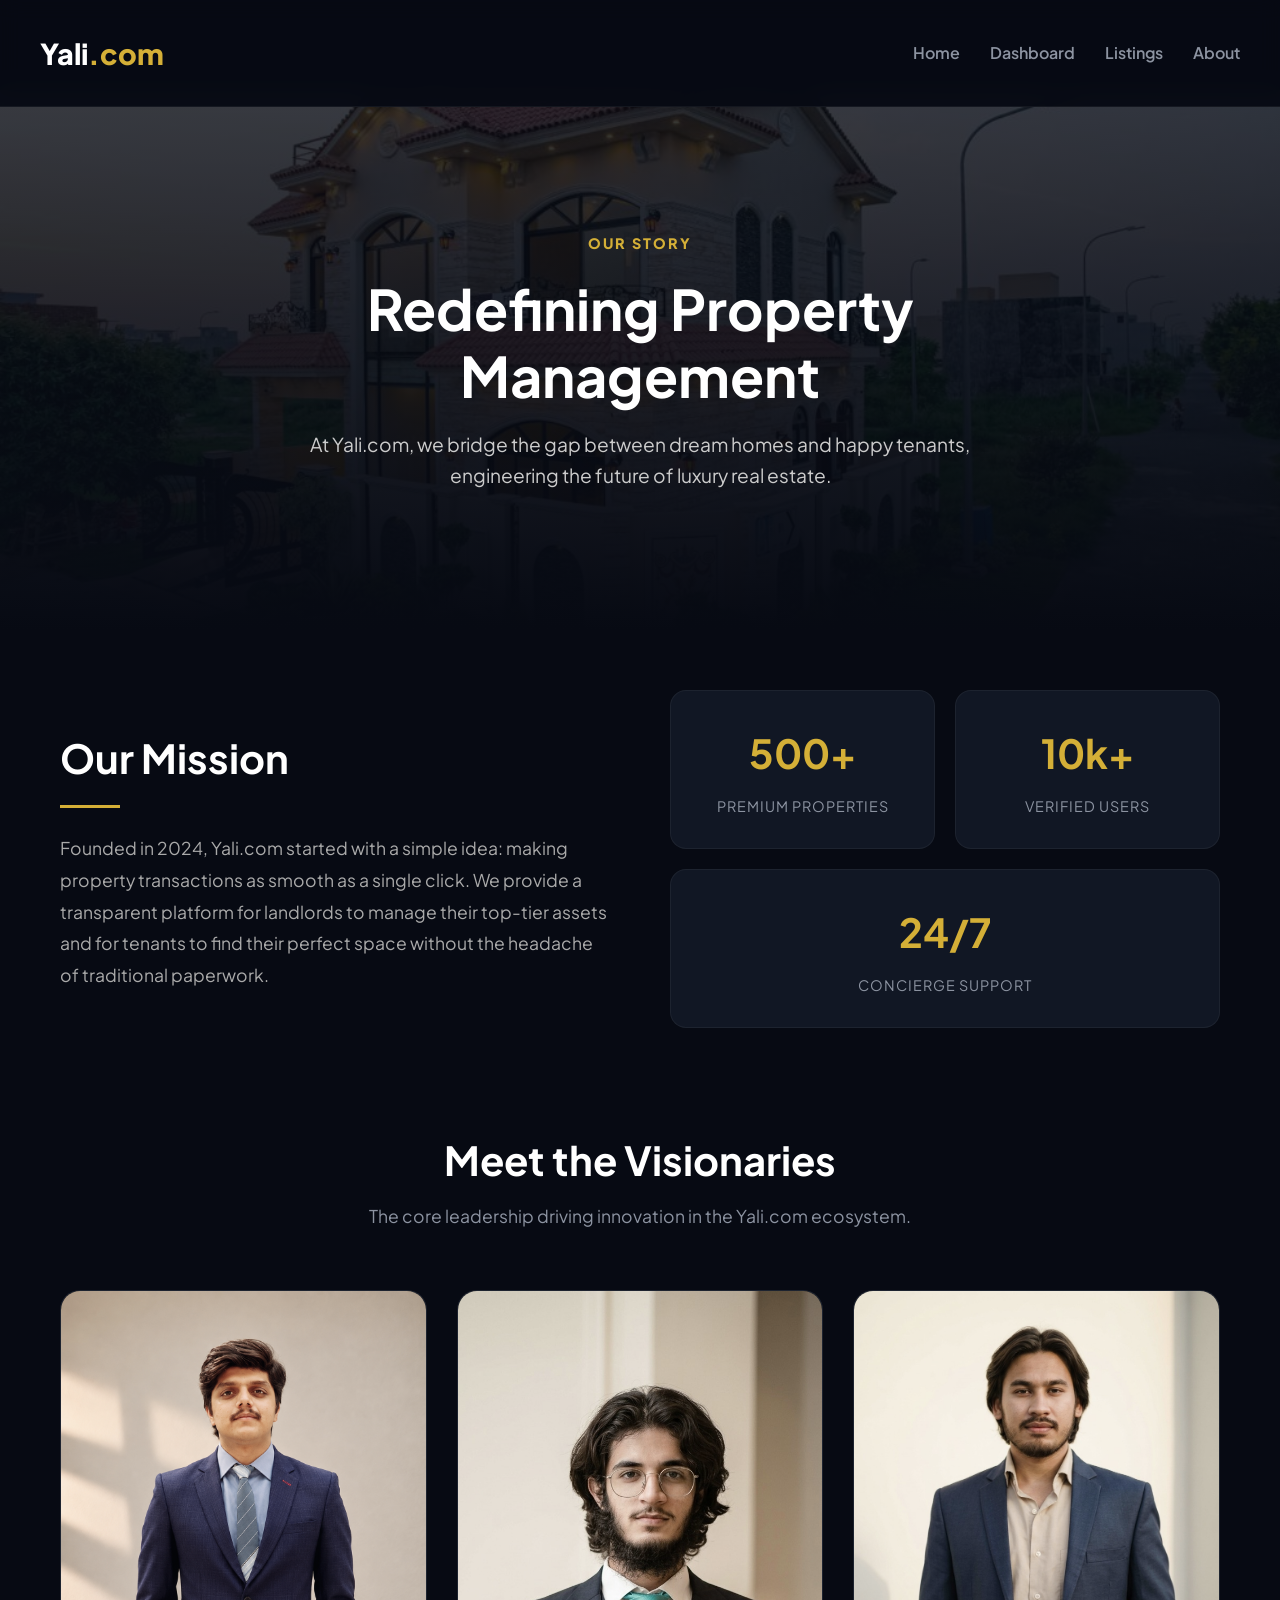
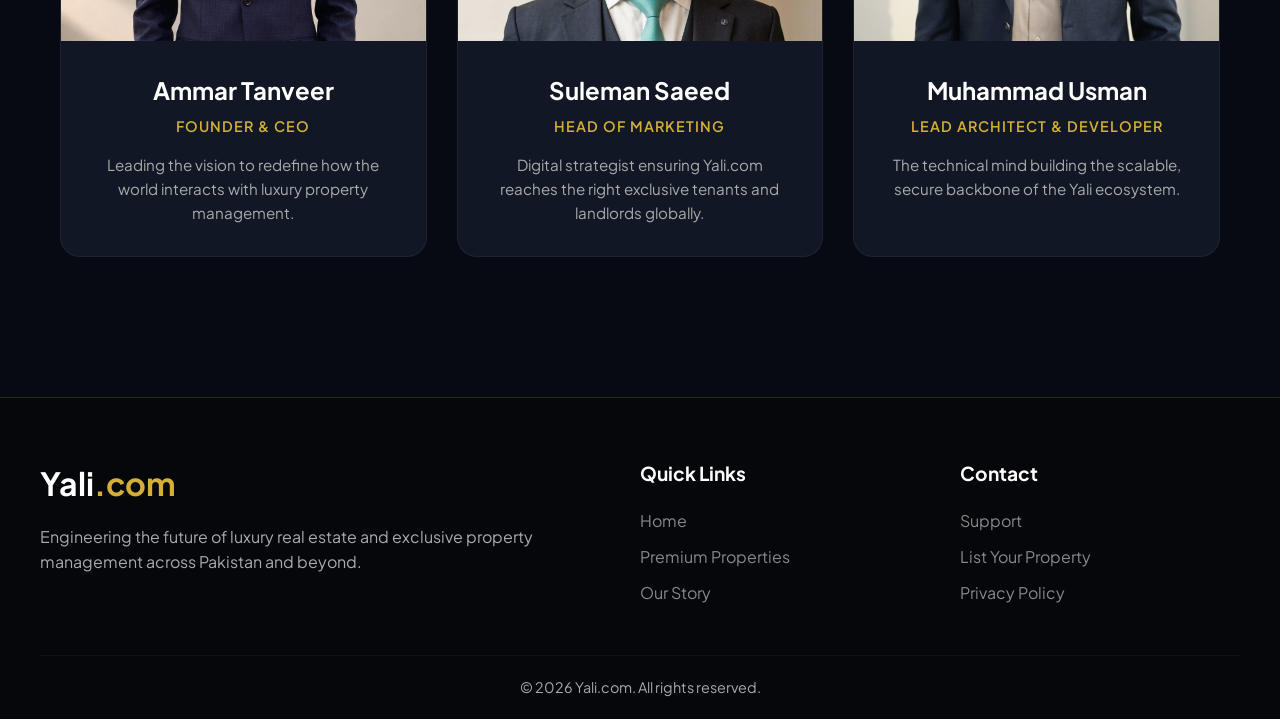
<file: pages/about.html>
<!DOCTYPE html>
<html lang="en">
<head>
    <meta charset="UTF-8">
    <meta name="viewport" content="width=device-width, initial-scale=1.0">
    <title>About Us | Yali.com</title>
    <link rel="stylesheet" href="../css/global.css">
    <link rel="stylesheet" href="../css/about.css">
    <link rel="icon" type="image/svg+xml" href="data:image/svg+xml,<svg xmlns='http://www.w3.org/2000/svg' viewBox='0 0 100 100'><text y='.9em' font-size='90' fill='%23d4af37' font-family='sans-serif' font-weight='bold'>Y</text></svg>">
</head>
<body class="luxury-theme">

    <header class="navbar">
        <div class="nav-container">
            <div class="logo">Yali<span>.com</span></div>
            <ul class="nav-links">
            <li><a href="../index.html">Home</a></li>
            <li><a href="dashboard.html">Dashboard</a></li>
            <li><a href="listings.html">Listings</a></li>
            <li><a href="about.html">About</a></li>
            </ul>
        </div>
    </header>

    <section class="about-hero">
        <div class="hero-overlay"></div>
        <div class="hero-content">
            <span class="gold-badge">Our Story</span>
            <h1>Redefining Property Management</h1>
            <p>At Yali.com, we bridge the gap between dream homes and happy tenants, engineering the future of luxury real estate.</p>
        </div>
    </section>

    <main class="container">
        <section class="mission-section">
            <div class="mission-text">
                <h2>Our Mission</h2>
                <div class="gold-line"></div>
                <p>Founded in 2024, Yali.com started with a simple idea: making property transactions as smooth as a single click. We provide a transparent platform for landlords to manage their top-tier assets and for tenants to find their perfect space without the headache of traditional paperwork.</p>
            </div>
            
            <div class="stats-grid">
                <div class="stat-card">
                    <h3>500+</h3>
                    <p>Premium Properties</p>
                </div>
                <div class="stat-card">
                    <h3>10k+</h3>
                    <p>Verified Users</p>
                </div>
                <div class="stat-card">
                    <h3>24/7</h3>
                    <p>Concierge Support</p>
                </div>
            </div>
        </section>

        <section class="team-section">
            <div class="section-header">
                <h2>Meet the Visionaries</h2>
                <p>The core leadership driving innovation in the Yali.com ecosystem.</p>
            </div>
            
            <div class="team-grid">
                <div class="team-card">
                    <div class="member-photo">
                        <img src="../assets/images/ammar.png" alt="Ammar Tanveer" loading="lazy">
                    </div>
                    <div class="member-info">
                        <h3>Ammar Tanveer</h3>
                        <span class="role">Founder & CEO</span>
                        <p>Leading the vision to redefine how the world interacts with luxury property management.</p>
                    </div>
                </div>

                <div class="team-card">
                    <div class="member-photo">
                        <img src="../assets/images/suleman.jpeg" alt="Suleman Saeed" loading="lazy">
                    </div>
                    <div class="member-info">
                        <h3>Suleman Saeed</h3>
                        <span class="role">Head of Marketing</span>
                        <p>Digital strategist ensuring Yali.com reaches the right exclusive tenants and landlords globally.</p>
                    </div>
                </div>

                <div class="team-card">
                    <div class="member-photo">
                        <img src="../assets/images/usman.jpeg" alt="Muhammad Usman" loading="lazy">
                    </div>
                    <div class="member-info">
                        <h3>Muhammad Usman</h3>
                        <span class="role">Lead Architect & Developer</span>
                        <p>The technical mind building the scalable, secure backbone of the Yali ecosystem.</p>
                    </div>
                </div>
            </div>
        </section>
    </main>
    <footer class="site-footer">
        <div class="footer-grid">
            <div class="footer-brand">
                <h2>Yali<span>.com</span></h2>
                <p>Engineering the future of luxury real estate and exclusive property management across Pakistan and beyond.</p>
            </div>
            <div class="footer-links">
                <h3>Quick Links</h3>
                <ul>
                    <li><a href="../index.html">Home</a></li>
                    <li><a href="listings.html">Premium Properties</a></li>
                    <li><a href="about.html">Our Story</a></li>
                </ul>
            </div>
            <div class="footer-links">
                <h3>Contact</h3>
                <ul>
                    <li><a href="#">Support</a></li>
                    <li><a href="#">List Your Property</a></li>
                    <li><a href="#">Privacy Policy</a></li>
                </ul>
            </div>
        </div>
        <div class="footer-bottom">
            <p>&copy; 2026 Yali.com. All rights reserved.</p>
        </div>
    </footer>

    <a href="#" class="back-to-top" id="backToTop">&#8593;</a>

    <script>
        const backToTopBtn = document.getElementById("backToTop");
        window.addEventListener("scroll", () => {
            if (window.scrollY > 400) {
                backToTopBtn.classList.add("show");
            } else {
                backToTopBtn.classList.remove("show");
            }
        });
    </script>
</body>
</html>
</file>
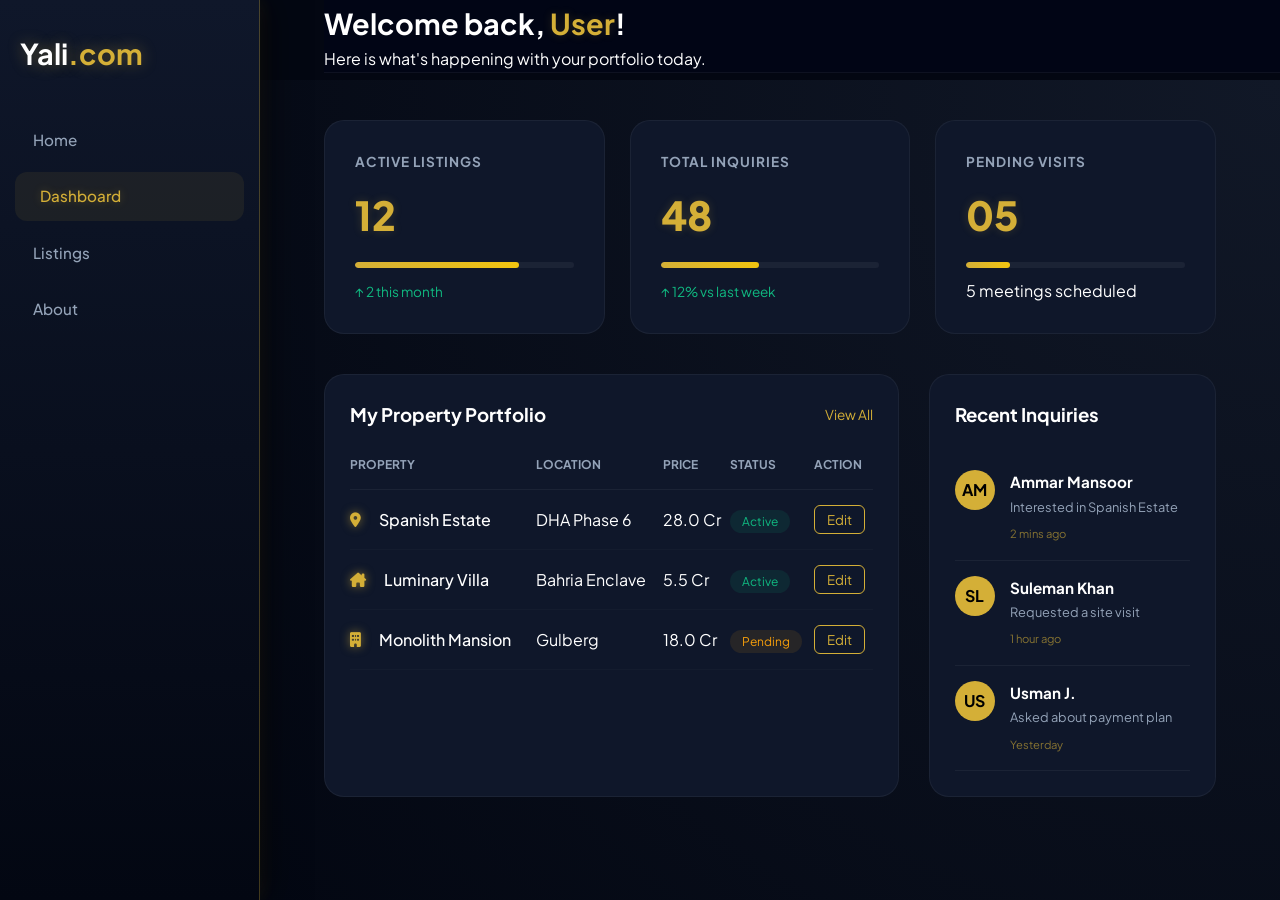
<file: pages/dashboard.html>
<!DOCTYPE html>
<html lang="en">
<head>
    <meta charset="UTF-8">
    <meta name="viewport" content="width=device-width, initial-scale=1.0">
    <title>Dashboard | Yali.com</title>
    <link rel="stylesheet" href="../css/global.css">
    <link rel="stylesheet" href="../css/dashboard.css">
    <link rel="stylesheet" href="https://cdnjs.cloudflare.com/ajax/libs/font-awesome/6.4.2/css/all.min.css">
    <link rel="icon" type="image/svg+xml" href="data:image/svg+xml,<svg xmlns='http://www.w3.org/2000/xml' viewBox='0 0 100 100'><text y='.9em' font-size='90' fill='%23d4af37' font-family='sans-serif' font-weight='bold'>Y</text></svg>">
</head>
<body class="dashboard-body">

    <div class="dashboard-wrapper">
        <aside class="sidebar">
            <div class="logo">Yali<span>.com</span></div>
            <nav class="side-nav">
                <ul class="nav-links">
                    <li><a href="../index.html">Home</a></li>
                    <li><a href="dashboard.html" class="active">Dashboard</a></li>
                    <li><a href="listings.html">Listings</a></li>
                    <li><a href="about.html">About</a></li>
                </ul>
            </nav>
        </aside>

        <main class="main-content">
            <header class="dash-header">
                <div>
                    <h2>Welcome back, <span>User</span>!</h2>
                    <p class="subtitle">Here is what's happening with your portfolio today.</p>
                </div>
                <button class="btn-primary">+ Add Property</button>
            </header>

            <section class="stats-grid">
                <div class="stat-card">
                    <h3>Active Listings</h3>
                    <p class="stat-number">12</p>
                    <div class="progress-wrapper">
                        <div class="progress-bar" style="width: 75%;"></div>
                    </div>
                    <span class="stat-change positive">↑ 2 this month</span>
                </div>
                <div class="stat-card">
                    <h3>Total Inquiries</h3>
                    <p class="stat-number">48</p>
                    <div class="progress-wrapper">
                        <div class="progress-bar" style="width: 45%;"></div>
                    </div>
                    <span class="stat-change positive">↑ 12% vs last week</span>
                </div>
                <div class="stat-card">
                    <h3>Pending Visits</h3>
                    <p class="stat-number">05</p>
                    <div class="progress-wrapper">
                        <div class="progress-bar" style="width: 20%;"></div>
                    </div>
                    <span class="stat-change">5 meetings scheduled</span>
                </div>
            </section>

            <div class="dashboard-bottom-grid">
                <div class="data-card portfolio-table">
                    <div class="card-header">
                        <h3>My Property Portfolio</h3>
                        <a href="#" class="view-all">View All</a>
                    </div>
                    <table>
                        <thead>
                            <tr>
                                <th>Property</th>
                                <th>Location</th>
                                <th>Price</th>
                                <th>Status</th>
                                <th>Action</th>
                            </tr>
                        </thead>
                        <tbody>
                            <tr>
                                <td>
                                    <div class="prop-flex">

                                        <span class="ani-icon"><i class="fa-solid fa-location-dot"></i></span>
                                        Spanish Estate
                                    </div>
                                </td>
                                <td>DHA Phase 6</td>
                                <td>28.0 Cr</td>
                                <td><span class="status-badge active">Active</span></td>
                                <td><button class="btn-edit">Edit</button></td>
                            </tr>
                            <tr>
                                <td>
                                    <div class="prop-flex">
                                       
                                        <span class="ani-icon"><i class="fa-solid fa-house-chimney"></i></span>
                                        Luminary Villa
                                    </div>
                                </td>
                                <td>Bahria Enclave</td>
                                <td>5.5 Cr</td>
                                <td><span class="status-badge active">Active</span></td>
                                <td><button class="btn-edit">Edit</button></td>
                            </tr>
                            <tr>
                                <td>
                                    <div class="prop-flex">
                                       
                                        <span class="ani-icon"><i class="fa-solid fa-building"></i></span>
                                        Monolith Mansion
                                    </div>
                                </td>
                                <td>Gulberg</td>
                                <td>18.0 Cr</td>
                                <td><span class="status-badge pending">Pending</span></td>
                                <td><button class="btn-edit">Edit</button></td>
                            </tr>
                        </tbody>
                    </table>
                </div>

                <div class="data-card inquiries-list">
                    <div class="card-header">
                        <h3>Recent Inquiries</h3>
                    </div>
                    <div class="inquiry-item">
                        <div class="user-avatar">AM</div>
                        <div class="inquiry-info">
                            <h4>Ammar Mansoor</h4>
                            <p>Interested in Spanish Estate</p>
                            <span class="time">2 mins ago</span>
                        </div>
                    </div>
                    <div class="inquiry-item">
                        <div class="user-avatar">SL</div>
                        <div class="inquiry-info">
                            <h4>Suleman Khan</h4>
                            <p>Requested a site visit</p>
                            <span class="time">1 hour ago</span>
                        </div>
                    </div>
                    <div class="inquiry-item">
                        <div class="user-avatar">US</div>
                        <div class="inquiry-info">
                            <h4>Usman J.</h4>
                            <p>Asked about payment plan</p>
                            <span class="time">Yesterday</span>
                        </div>
                    </div>
                </div>
            </div>
        </main>
    </div>
</body>
</html>
</file>
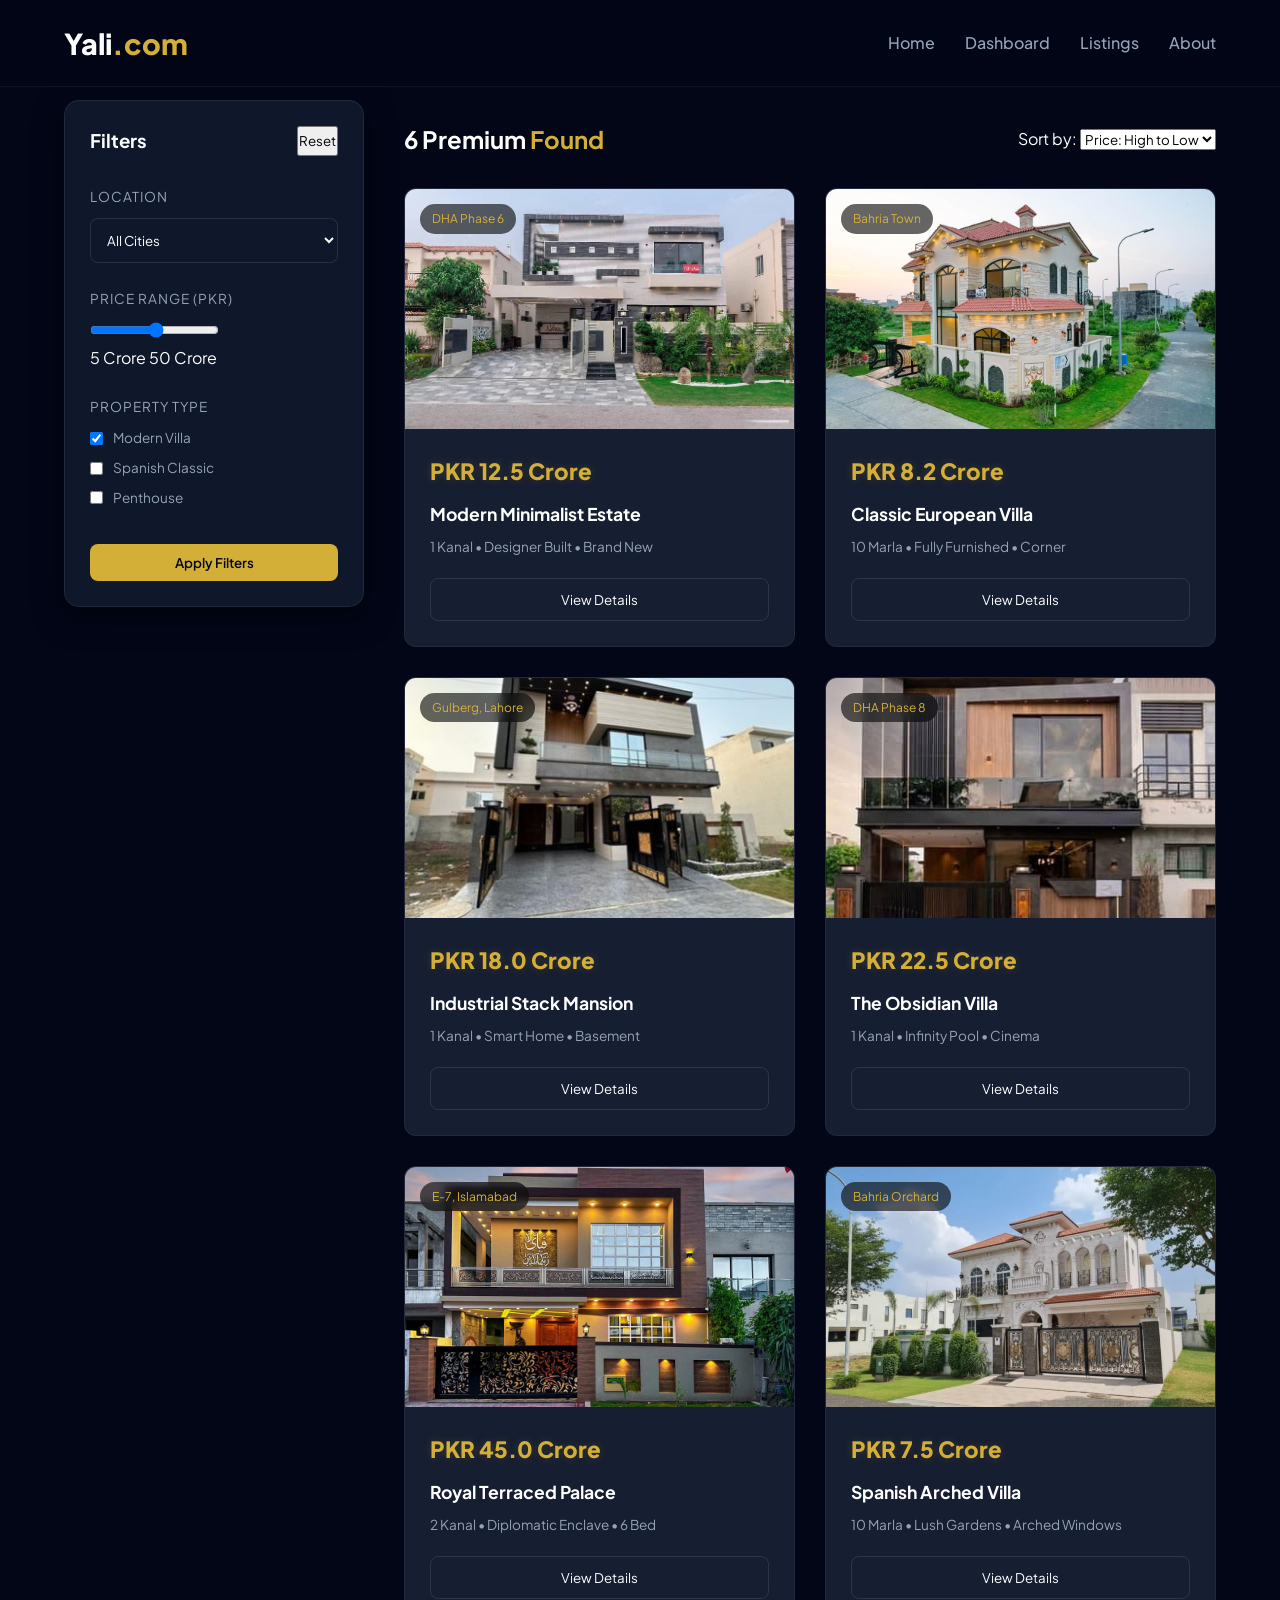
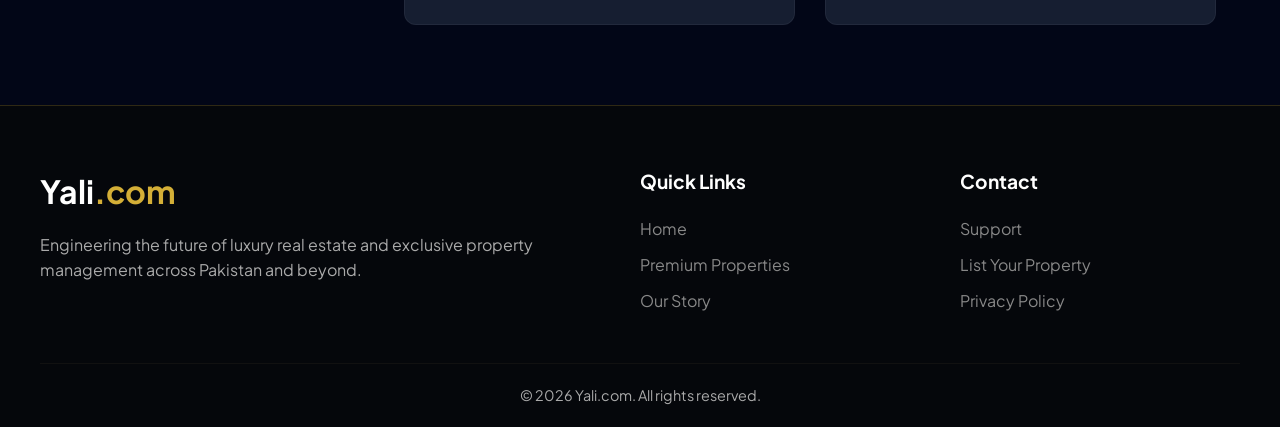
<file: pages/listings.html>
<!DOCTYPE html>
<html lang="en">
<head>
    <meta charset="UTF-8">
    <meta name="viewport" content="width=device-width, initial-scale=1.0">
    <title>Browse Luxury Properties | Yali.com</title>
    <link rel="stylesheet" href="../css/global.css">
    <link rel="stylesheet" href="../css/listings.css">
    <link rel="icon" type="image/svg+xml" href="data:image/svg+xml,<svg xmlns='http://www.w3.org/2000/svg' viewBox='0 0 100 100'><text y='.9em' font-size='90' fill='%23d4af37' font-family='sans-serif' font-weight='bold'>Y</text></svg>">
</head>
<body class="listings-body">

    <header class="navbar">
        <div class="logo">Yali<span>.com</span></div>
        <ul class="nav-links">
    <li><a href="../index.html">Home</a></li>
    <li><a href="dashboard.html">Dashboard</a></li>
    <li><a href="listings.html">Listings</a></li>
    <li><a href="about.html">About</a></li>
</ul>
    </header>

    <div class="listings-layout">
        <aside class="filter-sidebar">
            <div class="filter-header">
                <h3>Filters</h3>
                <button class="reset-btn">Reset</button>
            </div>
            
            <div class="filter-group">
                <label>Location</label>
                <select>
                    <option>All Cities</option>
                    <option>Lahore</option>
                    <option>Islamabad</option>
                    <option>Karachi</option>
                </select>
            </div>

            <div class="filter-group">
                <label>Price Range (PKR)</label>
                <input type="range" min="5" max="50" step="1">
                <div class="range-labels"><span>5 Crore</span> <span>50 Crore</span></div>
            </div>

            <div class="filter-group">
                <label>Property Type</label>
                <div class="checkbox-group">
                    <label><input type="checkbox" checked> Modern Villa</label>
                    <label><input type="checkbox"> Spanish Classic</label>
                    <label><input type="checkbox"> Penthouse</label>
                </div>
            </div>

            <button class="btn-primary full-width">Apply Filters</button>
        </aside>

        <main class="listings-content">
            <div class="results-header">
                <h2>6 Premium <span>Found</span></h2>
                <div class="sort-dropdown">
                    Sort by: <select><option>Price: High to Low</option></select>
                </div>
            </div>

            <div class="listings-grid">
                <div class="property-card">
                    <div class="card-img">
                        <img src="../assets/images/a.webp" alt="Modern Minimalist">
                        <span class="tag">DHA Phase 6</span>
                    </div>
                    <div class="card-body">
                        <span class="price">PKR 12.5 Crore</span>
                        <h4>Modern Minimalist Estate</h4>
                        <p>1 Kanal • Designer Built • Brand New</p>
                        <button class="btn-view">View Details</button>
                    </div>
                </div>

                <div class="property-card">
                    <div class="card-img">
                        <img src="../assets/images/b.jpg" alt="European Estate">
                        <span class="tag">Bahria Town</span>
                    </div>
                    <div class="card-body">
                        <span class="price">PKR 8.2 Crore</span>
                        <h4>Classic European Villa</h4>
                        <p>10 Marla • Fully Furnished • Corner</p>
                        <button class="btn-view">View Details</button>
                    </div>
                </div>

                <div class="property-card">
                    <div class="card-img">
                        <img src="../assets/images/c.jpg" alt="Industrial Modern">
                        <span class="tag">Gulberg, Lahore</span>
                    </div>
                    <div class="card-body">
                        <span class="price">PKR 18.0 Crore</span>
                        <h4>Industrial Stack Mansion</h4>
                        <p>1 Kanal • Smart Home • Basement</p>
                        <button class="btn-view">View Details</button>
                    </div>
                </div>

                <div class="property-card">
                    <div class="card-img">
                        <img src="../assets/images/d.jpeg" alt="Sleek Contemporary">
                        <span class="tag">DHA Phase 8</span>
                    </div>
                    <div class="card-body">
                        <span class="price">PKR 22.5 Crore</span>
                        <h4>The Obsidian Villa</h4>
                        <p>1 Kanal • Infinity Pool • Cinema</p>
                        <button class="btn-view">View Details</button>
                    </div>
                </div>

                <div class="property-card">
                    <div class="card-img">
                        <img src="../assets/images/e.jpeg" alt="Luxury Palace">
                        <span class="tag">E-7, Islamabad</span>
                    </div>
                    <div class="card-body">
                        <span class="price">PKR 45.0 Crore</span>
                        <h4>Royal Terraced Palace</h4>
                        <p>2 Kanal • Diplomatic Enclave • 6 Bed</p>
                        <button class="btn-view">View Details</button>
                    </div>
                </div>

                <div class="property-card">
                    <div class="card-img">
                        <img src="../assets/images/f.webp" alt="Spanish Classic">
                        <span class="tag">Bahria Orchard</span>
                    </div>
                    <div class="card-body">
                        <span class="price">PKR 7.5 Crore</span>
                        <h4>Spanish Arched Villa</h4>
                        <p>10 Marla • Lush Gardens • Arched Windows</p>
                        <button class="btn-view">View Details</button>
                    </div>
                </div>

            </div>
        </main>
    </div>
<footer class="site-footer">
        <div class="footer-grid">
            <div class="footer-brand">
                <h2>Yali<span>.com</span></h2>
                <p>Engineering the future of luxury real estate and exclusive property management across Pakistan and beyond.</p>
            </div>
            <div class="footer-links">
                <h3>Quick Links</h3>
                <ul>
                    <li><a href="../index.html">Home</a></li>
                    <li><a href="listings.html">Premium Properties</a></li>
                    <li><a href="about.html">Our Story</a></li>
                </ul>
            </div>
            <div class="footer-links">
                <h3>Contact</h3>
                <ul>
                    <li><a href="#">Support</a></li>
                    <li><a href="#">List Your Property</a></li>
                    <li><a href="#">Privacy Policy</a></li>
                </ul>
            </div>
        </div>
        <div class="footer-bottom">
            <p>&copy; 2026 Yali.com. All rights reserved.</p>
        </div>
    </footer>

    <a href="#" class="back-to-top" id="backToTop">&#8593;</a>

    <script>
        const backToTopBtn = document.getElementById("backToTop");
        window.addEventListener("scroll", () => {
            if (window.scrollY > 400) {
                backToTopBtn.classList.add("show");
            } else {
                backToTopBtn.classList.remove("show");
            }
        });
    </script>
</body>
</html>
</file>
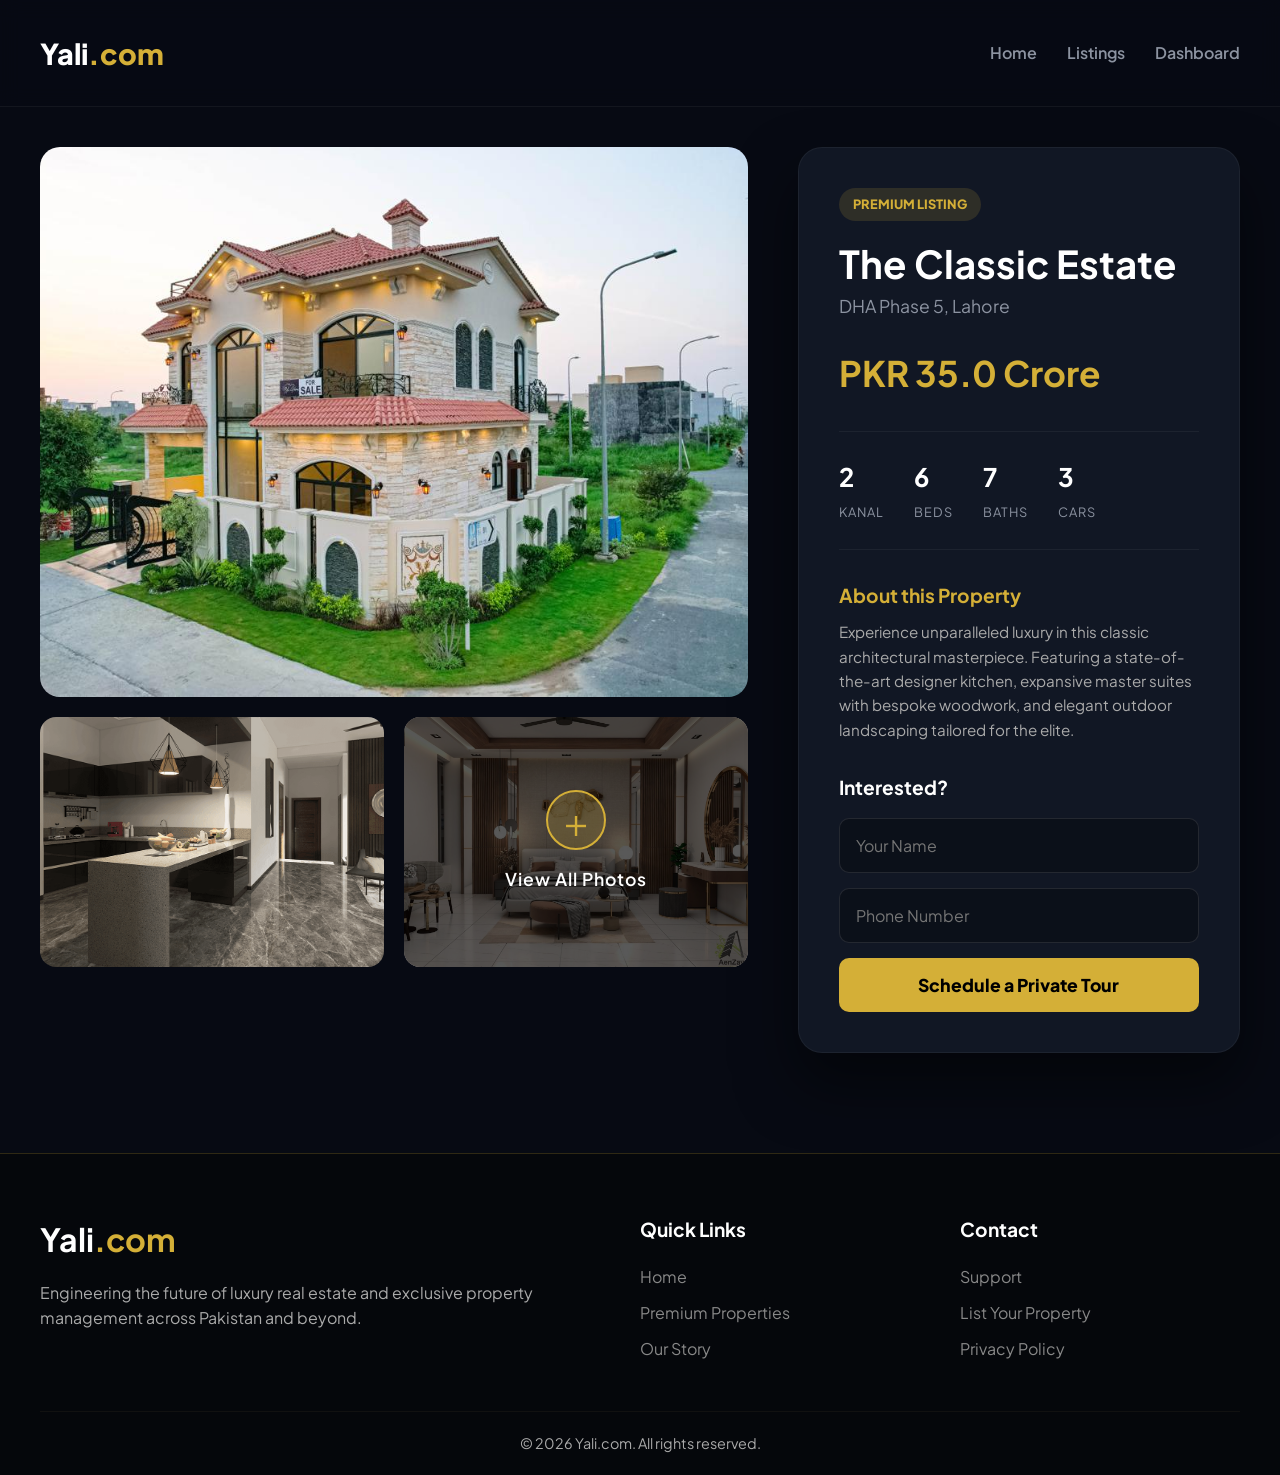
<file: pages/property-detail.html>
<!DOCTYPE html>
<html lang="en">
<head>
    <meta charset="UTF-8">
    <meta name="viewport" content="width=device-width, initial-scale=1.0">
    <title>The Classic Estate | Yali.com</title>
    <link rel="stylesheet" href="../css/global.css">
    <link rel="stylesheet" href="../css/detail.css">
    <link rel="icon" type="image/svg+xml" href="data:image/svg+xml,<svg xmlns='http://www.w3.org/2000/svg' viewBox='0 0 100 100'><text y='.9em' font-size='90' fill='%23d4af37' font-family='sans-serif' font-weight='bold'>Y</text></svg>">
</head>
<body class="luxury-theme">

    <header class="navbar">
        <div class="nav-container">
            <div class="logo">Yali<span>.com</span></div>
            <ul class="nav-links">
                <li><a href="#">Home</a></li>
                <li><a href="#">Listings</a></li>
                <li><a href="#">Dashboard</a></li>
            </ul>
        </div>
    </header>

    <main class="container">
        
        <div class="master-layout">
            
            <section class="gallery-column">
                <div class="main-photo" onclick="openLightbox();currentSlide(1)">
                    <img src="../assets/images/b.jpg" alt="Classic Estate Facade">
                </div>
                
                <div class="thumbnail-row">
                    <div class="thumb" onclick="openLightbox();currentSlide(2)">
                        <img src="../assets/images/u.png" alt="Modern Kitchen">
                    </div>
                    
                    <div class="thumb view-more-wrapper" onclick="openLightbox();currentSlide(3)">
                        <img src="../assets/images/o.jpeg" alt="Luxury Bedroom">
                        <div class="plus-overlay">
                            <div class="icon-circle">+</div>
                            <span>View All Photos</span>
                        </div>
                    </div>
                </div>
            </section>

            <aside class="info-column">
                <div class="sticky-vitals-card">
                    <div class="badge">Premium Listing</div>
                    <h1 class="prop-title">The Classic Estate</h1>
                    <p class="prop-location">DHA Phase 5, Lahore</p>
                    
                    <h2 class="prop-price">PKR 35.0 Crore</h2>

                    <div class="specs-grid">
                        <div class="spec"><strong>2</strong><span>Kanal</span></div>
                        <div class="spec"><strong>6</strong><span>Beds</span></div>
                        <div class="spec"><strong>7</strong><span>Baths</span></div>
                        <div class="spec"><strong>3</strong><span>Cars</span></div>
                    </div>

                    <div class="prop-description">
                        <h3>About this Property</h3>
                        <p>Experience unparalleled luxury in this classic architectural masterpiece. Featuring a state-of-the-art designer kitchen, expansive master suites with bespoke woodwork, and elegant outdoor landscaping tailored for the elite.</p>
                    </div>

                    <form class="tour-form">
                        <h3>Interested?</h3>
                        <input type="text" placeholder="Your Name" required>
                        <input type="tel" placeholder="Phone Number" required>
                        <button type="button" class="gold-btn">Schedule a Private Tour</button>
                    </form>
                </div>
            </aside>

        </div>
    </main>

    <div id="lightbox" class="modal">
        <span class="close-modal" onclick="closeLightbox()">&times;</span>
        <div class="modal-content">
            <div class="slide"><img src="../assets/images/b.jpg"><div class="caption">Classic Estate Facade</div></div>
            <div class="slide"><img src="../assets/images/u.png"><div class="caption">Designer Kitchen</div></div>
            <div class="slide"><img src="../assets/images/o.jpeg"><div class="caption">Master Suite</div></div>
            <div class="slide"><img src="../assets/images/i.jpg"><div class="caption">Formal Living Area</div></div>
            <div class="slide"><img src="../assets/images/y.jpg"><div class="caption">Luxury Bath</div></div>

            <a class="prev" onclick="changeSlide(-1)">&#10094;</a>
            <a class="next" onclick="changeSlide(1)">&#10095;</a>
        </div>
    </div>

    <script>
        let slideIdx = 1;
        function openLightbox() { document.getElementById("lightbox").style.display = "flex"; }
        function closeLightbox() { document.getElementById("lightbox").style.display = "none"; }
        function currentSlide(n) { showSlides(slideIdx = n); }
        function changeSlide(n) { showSlides(slideIdx += n); }
        function showSlides(n) {
            let slides = document.getElementsByClassName("slide");
            if (n > slides.length) slideIdx = 1;
            if (n < 1) slideIdx = slides.length;
            for (let i = 0; i < slides.length; i++) slides[i].style.display = "none";
            slides[slideIdx-1].style.display = "block";
        }
    </script>

    <footer class="site-footer">
        <div class="footer-grid">
            <div class="footer-brand">
                <h2>Yali<span>.com</span></h2>
                <p>Engineering the future of luxury real estate and exclusive property management across Pakistan and beyond.</p>
            </div>
            <div class="footer-links">
                <h3>Quick Links</h3>
                <ul>
                    <li><a href="../index.html">Home</a></li>
                    <li><a href="listings.html">Premium Properties</a></li>
                    <li><a href="about.html">Our Story</a></li>
                </ul>
            </div>
            <div class="footer-links">
                <h3>Contact</h3>
                <ul>
                    <li><a href="#">Support</a></li>
                    <li><a href="#">List Your Property</a></li>
                    <li><a href="#">Privacy Policy</a></li>
                </ul>
            </div>
        </div>
        <div class="footer-bottom">
            <p>&copy; 2026 Yali.com. All rights reserved.</p>
        </div>
    </footer>

    <a href="#" class="back-to-top" id="backToTop">&#8593;</a>

    <script>
        const backToTopBtn = document.getElementById("backToTop");
        window.addEventListener("scroll", () => {
            if (window.scrollY > 400) {
                backToTopBtn.classList.add("show");
            } else {
                backToTopBtn.classList.remove("show");
            }
        });
    </script>
</body>
</html>
</file>
<file: css/global.css>
/* ============================================================
   GLOBAL STYLES (Applies to all pages)
   ============================================================ */

/* 1. IMPORT PREMIUM FONT */
@import url('https://fonts.googleapis.com/css2?family=Plus+Jakarta+Sans:wght@400;500;600;800&display=swap');

/* 2. GLOBAL VARIABLES (Colors & Spacing) */
:root {
    --bg-dark: #020617;        /* Deep Slate / Black */
    --card-bg: #0f172a;        /* Lighter Slate for cards */
    --royal-gold: #d4af37;     /* Premium Gold */
    --text-main: #ffffff;      /* Pure White */
    --text-muted: #94a3b8;     /* Grey for secondary text */
}

/* 3. CSS RESET */
* {
    margin: 0;
    padding: 0;
    box-sizing: border-box;
    font-family: 'Plus Jakarta Sans', sans-serif;
    text-decoration: none;
    list-style: none;
}

body {
    background-color: var(--bg-dark);
    color: var(--text-main);
    line-height: 1.6;
    overflow-x: hidden;
}

/* 4. NAVBAR STYLES */
header {
    background: rgba(2, 6, 23, 0.95);
    backdrop-filter: blur(10px);
    position: fixed;
    width: 100%;
    top: 0;
    z-index: 1000;
    border-bottom: 1px solid rgba(255, 255, 255, 0.05);
}

.navbar {
    display: flex;
    justify-content: space-between;
    align-items: center;
    padding: 20px 5%;
    max-width: 1400px;
    margin: 0 auto;
}

.logo {
    font-size: 1.8rem;
    font-weight: 800;
    color: var(--text-main);
}

.logo span {
    color: var(--royal-gold);
}

.nav-links {
    display: flex;
    gap: 30px;
}

.nav-links a {
    color: var(--text-muted);
    font-weight: 500;
    font-size: 1rem;
    transition: color 0.3s ease;
}

.nav-links a:hover {
    color: var(--royal-gold);
}

/* 5. GLOBAL BUTTONS */
.btn-primary {
    background-color: var(--royal-gold);
    color: var(--bg-dark);
    padding: 10px 24px;
    border-radius: 8px;
    font-weight: 600;
    border: none;
    cursor: pointer;
    transition: all 0.3s ease;
}

.btn-primary:hover {
    background-color: #f1c40f;
    transform: translateY(-2px);
    box-shadow: 0 5px 15px rgba(212, 175, 55, 0.3);
}

/* Add padding to main content so it isn't hidden under the fixed navbar */
main {
    margin-top: 80px; 
}


/* ==========================================================================
   YALI.COM - THE LUXURY POLISH (GLOBAL UPDATES)
   ========================================================================== */

/* 1. SMOOTH SCROLLING */
html {
    scroll-behavior: smooth;
}

/* 2. CUSTOM SCROLLBAR */
::-webkit-scrollbar {
    width: 12px;
}
::-webkit-scrollbar-track {
    background: var(--dark-bg, #070a13); 
}
::-webkit-scrollbar-thumb {
    background: rgba(212, 175, 55, 0.5); /* Muted gold */
    border-radius: 10px;
    border: 3px solid var(--dark-bg, #070a13); /* Creates a sleek padded look */
}
::-webkit-scrollbar-thumb:hover {
    background: var(--gold, #d4af37); /* Bright gold on hover */
}

/* 3. PREMIUM TEXT SELECTION */
::selection {
    background: var(--gold, #d4af37);
    color: #000;
}

/* 4. INPUT FIELD GLOW */
input:focus, textarea:focus {
    outline: none;
    border-color: var(--gold, #d4af37) !important;
    box-shadow: 0 0 12px rgba(212, 175, 55, 0.3) !important;
    transition: all 0.3s ease;
}

/* 5. CINEMATIC FADE-IN ANIMATION */
@keyframes fadeInUp {
    from { opacity: 0; transform: translateY(30px); }
    to { opacity: 1; transform: translateY(0); }
}

.fade-in {
    animation: fadeInUp 0.8s ease-out forwards;
}

/* 6. PREMIUM FOOTER STYLES */
.site-footer {
    background: #05070b;
    border-top: 1px solid rgba(212, 175, 55, 0.2);
    padding: 60px 40px 20px;
    margin-top: 80px;
    color: #aaa;
}

.footer-grid {
    max-width: 1400px;
    margin: 0 auto;
    display: grid;
    grid-template-columns: 2fr 1fr 1fr;
    gap: 40px;
    margin-bottom: 40px;
}

.footer-brand h2 { color: #fff; font-size: 2rem; margin-bottom: 15px; }
.footer-brand span { color: var(--gold, #d4af37); }
.footer-links h3 { color: #fff; margin-bottom: 20px; font-size: 1.2rem; }
.footer-links ul { list-style: none; padding: 0; }
.footer-links li { margin-bottom: 10px; }
.footer-links a { color: #888; text-decoration: none; transition: 0.3s; }
.footer-links a:hover { color: var(--gold, #d4af37); padding-left: 5px; }
.footer-bottom { text-align: center; border-top: 1px solid #111; padding-top: 20px; font-size: 0.9rem; }

/* 7. BACK TO TOP BUTTON */
.back-to-top {
    position: fixed;
    bottom: 30px;
    right: 30px;
    background: var(--gold, #d4af37);
    color: #000;
    width: 50px;
    height: 50px;
    border-radius: 50%;
    display: flex;
    align-items: center;
    justify-content: center;
    font-size: 1.5rem;
    font-weight: bold;
    text-decoration: none;
    opacity: 0;
    pointer-events: none;
    transition: all 0.4s ease;
    z-index: 999;
    box-shadow: 0 10px 20px rgba(0,0,0,0.5);
}

.back-to-top.show {
    opacity: 1;
    pointer-events: auto;
    transform: translateY(-10px);
}
.back-to-top:hover { transform: translateY(-15px); box-shadow: 0 15px 25px rgba(212, 175, 55, 0.4); }
</file>
<file: css/about.css>
/* ==========================================================================
   YALI.COM - ABOUT PAGE STYLES
   ========================================================================== */

@import url('https://fonts.googleapis.com/css2?family=Inter:wght@300;400;600;800&display=swap');

:root {
    --gold: #d4af37;
    --dark-bg: #070a13;
    --card-bg: #111724;
    --text-muted: #8c93a1;
}

* { margin: 0; padding: 0; box-sizing: border-box; }

.luxury-theme { 
    background-color: var(--dark-bg); 
    color: #ffffff; 
    font-family: 'Inter', sans-serif; 
}

/* --- NAVBAR (Same fix as detail page) --- */
.navbar {
    background: rgba(7, 10, 19, 0.95);
    padding: 30px 0; 
    border-bottom: 1px solid rgba(255,255,255,0.05);
    position: fixed;
    top: 0;
    width: 100%;
    z-index: 100;
    backdrop-filter: blur(10px);
}

.nav-container {
    width: 100%;
    max-width: 1400px;
    margin: 0 auto;
    padding: 0 40px;
    display: flex;
    justify-content: space-between;
    align-items: center;
}

.logo { font-size: 1.8rem; font-weight: 800; color: #fff; }
.logo span { color: var(--gold); }

.nav-links { list-style: none; display: flex; gap: 30px; align-items: center; }
.nav-links a { color: var(--text-muted); text-decoration: none; font-weight: 600; transition: color 0.3s; }
.nav-links a:hover, .nav-links a.active { color: var(--gold); }

.btn-nav {
    background: rgba(212, 175, 55, 0.1);
    border: 1px solid var(--gold);
    padding: 8px 20px;
    border-radius: 6px;
    color: var(--gold) !important;
}

.btn-nav:hover { background: var(--gold); color: #000 !important; }

/* --- HERO SECTION --- */
.about-hero {
    position: relative;
    height: 60vh;
    min-height: 500px;
    background: url('../assets/images/b.jpg') center/cover no-repeat; /* Uses your nice estate image */
    display: flex;
    align-items: center;
    justify-content: center;
    text-align: center;
    margin-top: 90px; /* Offset for fixed navbar */
}

.hero-overlay {
    position: absolute;
    inset: 0;
    background: linear-gradient(to bottom, rgba(7,10,19,0.8), rgba(7,10,19,1));
}

.hero-content {
    position: relative;
    z-index: 2;
    max-width: 800px;
    padding: 0 20px;
}

.gold-badge {
    display: inline-block;
    color: var(--gold);
    font-weight: 800;
    text-transform: uppercase;
    letter-spacing: 2px;
    margin-bottom: 20px;
    font-size: 0.9rem;
}

.hero-content h1 { font-size: 3.5rem; margin-bottom: 20px; line-height: 1.2; }
.hero-content p { font-size: 1.2rem; color: #ccc; line-height: 1.6; }

/* --- MAIN CONTAINER --- */
.container { max-width: 1200px; margin: 0 auto; padding: 60px 20px; }

/* --- MISSION & STATS --- */
.mission-section {
    display: grid;
    grid-template-columns: 1fr 1fr;
    gap: 60px;
    align-items: center;
    margin-bottom: 100px;
}

.mission-text h2 { font-size: 2.5rem; margin-bottom: 15px; }
.gold-line { width: 60px; height: 3px; background: var(--gold); margin-bottom: 25px; }
.mission-text p { color: #aaa; font-size: 1.1rem; line-height: 1.8; }

.stats-grid {
    display: grid;
    grid-template-columns: repeat(2, 1fr);
    gap: 20px;
}

.stat-card {
    background: var(--card-bg);
    padding: 30px;
    border-radius: 16px;
    border: 1px solid rgba(255,255,255,0.05);
    text-align: center;
    transition: transform 0.3s;
}

.stat-card:hover { transform: translateY(-5px); border-color: rgba(212, 175, 55, 0.3); }
.stat-card h3 { color: var(--gold); font-size: 2.5rem; margin-bottom: 10px; }
.stat-card p { color: var(--text-muted); font-size: 0.9rem; text-transform: uppercase; letter-spacing: 1px; }

/* Make the 3rd stat span full width of its row */
.stat-card:nth-child(3) { grid-column: span 2; }

/* --- TEAM SECTION --- */
.section-header { text-align: center; margin-bottom: 60px; }
.section-header h2 { font-size: 2.5rem; margin-bottom: 10px; }
.section-header p { color: var(--text-muted); font-size: 1.1rem; }

.team-grid {
    display: grid;
    grid-template-columns: repeat(3, 1fr);
    gap: 30px;
}

.team-card {
    background: var(--card-bg);
    border-radius: 20px;
    overflow: hidden;
    border: 1px solid rgba(255,255,255,0.05);
    transition: transform 0.3s, box-shadow 0.3s;
}

.team-card:hover {
    transform: translateY(-10px);
    box-shadow: 0 20px 40px rgba(0,0,0,0.5);
    border-color: rgba(212, 175, 55, 0.2);
}

.member-photo {
    width: 100%;
    height: 350px;
    background: #000;
}

.member-photo img {
    width: 100%;
    height: 100%;
    object-fit: cover;
    object-position: top; /* Keeps faces in frame */
    filter: grayscale(20%);
    transition: 0.5s;
}

.team-card:hover .member-photo img { filter: grayscale(0%); }

.member-info { padding: 30px; text-align: center; }
.member-info h3 { font-size: 1.5rem; margin-bottom: 5px; }
.role { display: block; color: var(--gold); font-size: 0.9rem; text-transform: uppercase; letter-spacing: 1px; margin-bottom: 15px; font-weight: 600; }
.member-info p { color: #aaa; font-size: 0.95rem; line-height: 1.6; }
</file>
<file: css/dashboard.css>
/* ============================================================
   YALI.COM - COMPLETE PREMIUM DASHBOARD (NEON EDITION)
   ============================================================ */

:root {
    --bg-dark: #030712;
    --card-bg: #0f172a;
    --royal-gold: #d4af37;
    --gold-glow: rgba(212, 175, 55, 0.3);
    --text-muted: #94a3b8;
    --transition: all 0.4s cubic-bezier(0.4, 0, 0.2, 1);
}

/* 1. GLOBAL DASHBOARD RESET */
.dashboard-body {
    background-color: var(--bg-dark);
    color: white;
    margin: 0;
    font-family: 'Inter', sans-serif;
}

.dashboard-wrapper {
    display: flex;
    min-height: 100vh;
}

/* 2. NEON SIDEBAR STYLES */
.sidebar {
    width: 260px;
    background: linear-gradient(180deg, #0f172a 0%, #030712 100%);
    position: fixed;
    height: 100vh;
    display: flex;
    flex-direction: column;
    z-index: 100;
    border-right: 1px solid var(--gold-glow);
    box-shadow: 10px 0 30px rgba(0, 0, 0, 0.5), 
                2px 0 15px rgba(212, 175, 55, 0.1);
}

.sidebar .logo {
    padding: 30px 20px;
    font-size: 1.8rem;
    font-weight: bold;
    color: white;
    text-shadow: 0 0 15px rgba(212, 175, 55, 0.4);
}

.sidebar .logo span {
    color: var(--royal-gold);
}

/* 3. SIDEBAR NAVIGATION (FIXED STACKING) */
.side-nav {
    flex: 1;
    margin-top: 10px;
}

.sidebar .nav-links {
    display: flex;
    flex-direction: column;
    gap: 8px; 
    padding: 0 15px;
    list-style: none;
}

.sidebar .nav-links li {
    width: 100%;
}

.sidebar .nav-links a {
    display: block;
    padding: 12px 18px;
    border-radius: 12px;
    color: var(--text-muted);
    text-decoration: none;
    font-weight: 500;
    font-size: 0.95rem;
    transition: var(--transition);
    position: relative;
}

/* Link Hover & Active State */
.sidebar .nav-links a:hover, 
.sidebar .nav-links a.active {
    color: var(--royal-gold);
    background: rgba(212, 175, 55, 0.08);
    padding-left: 25px;
    text-shadow: 0 0 8px rgba(212, 175, 55, 0.3);
}

/* Neon Vertical Indicator */
.sidebar .nav-links a::before {
    content: '';
    position: absolute;
    left: 0;
    top: 20%;
    height: 60%;
    width: 3px;
    background: var(--royal-gold);
    border-radius: 0 4px 4px 0;
    transform: scaleY(0);
    transition: transform 0.3s ease;
    box-shadow: 0 0 10px var(--royal-gold);
}

.sidebar .nav-links a:hover::before {
    transform: scaleY(1);
}

/* 4. MAIN CONTENT AREA */
.main-content {
    flex: 1;
    margin-left: 260px; /* Space for fixed sidebar */
    padding: 40px 5%;
    background: radial-gradient(circle at top right, #111827, #030712);
}

.dash-header {
    display: flex;
    justify-content: space-between;
    align-items: center;
    margin-bottom: 50px;
}

.dash-header h2 { font-size: 1.8rem; color: white; }
.dash-header h2 span { 
    color: var(--royal-gold); 
    text-shadow: 0 0 10px rgba(212, 175, 55, 0.2);
}

/* 5. STATS CARDS */
.stats-grid {
    display: grid;
    grid-template-columns: repeat(auto-fit, minmax(280px, 1fr));
    gap: 25px;
}

.stat-card {
    background: var(--card-bg);
    padding: 30px;
    border-radius: 20px;
    border: 1px solid rgba(255, 255, 255, 0.05);
    transition: var(--transition);
}

.stat-card:hover {
    transform: translateY(-5px);
    border-color: var(--gold-glow);
    box-shadow: 0 15px 35px rgba(0,0,0,0.4), 0 0 15px rgba(212, 175, 55, 0.1);
}

.stat-card h3 {
    color: var(--text-muted);
    font-size: 0.85rem;
    text-transform: uppercase;
    letter-spacing: 1px;
    margin-bottom: 10px;
}

.stat-number {
    font-size: 2.5rem;
    font-weight: 800;
    color: var(--royal-gold);
    text-shadow: 0 0 10px rgba(212, 175, 55, 0.2);
}

/* Progress Bars */
.progress-wrapper {
    height: 6px;
    background: rgba(255,255,255,0.05);
    border-radius: 10px;
    margin: 15px 0 10px 0;
    overflow: hidden;
}

.progress-bar {
    height: 100%;
    background: linear-gradient(to right, #d4af37, #f1c40f);
    border-radius: 10px;
}

.stat-change.positive { color: #10b981; font-size: 0.85rem; }

/* 6. DATA TABLES & INQUIRIES */
.dashboard-bottom-grid {
    display: grid;
    grid-template-columns: 2fr 1fr;
    gap: 30px;
    margin-top: 40px;
}

.data-card {
    background: var(--card-bg);
    border-radius: 20px;
    padding: 25px;
    border: 1px solid rgba(255,255,255,0.05);
}

.card-header {
    display: flex;
    justify-content: space-between;
    align-items: center;
    margin-bottom: 25px;
}

.view-all { color: var(--royal-gold); text-decoration: none; font-size: 0.85rem; }

table { width: 100%; border-collapse: collapse; }
th { text-align: left; color: var(--text-muted); font-size: 0.75rem; text-transform: uppercase; padding-bottom: 15px; border-bottom: 1px solid rgba(255,255,255,0.05); }
td { padding: 15px 0; border-bottom: 1px solid rgba(255,255,255,0.02); }

.prop-flex { display: flex; align-items: center; gap: 12px; }
.prop-flex img { width: 40px; height: 40px; border-radius: 8px; object-fit: cover; }

.status-badge { padding: 4px 12px; border-radius: 20px; font-size: 0.75rem; }
.status-badge.active { background: rgba(16, 185, 129, 0.1); color: #10b981; }
.status-badge.pending { background: rgba(245, 158, 11, 0.1); color: #f59e0b; }

.btn-edit {
    background: transparent;
    border: 1px solid var(--royal-gold);
    color: var(--royal-gold);
    padding: 5px 12px;
    border-radius: 6px;
    cursor: pointer;
    transition: 0.3s;
}

.btn-edit:hover { background: var(--royal-gold); color: black; }

/* 7. INQUIRY LIST STYLES */
.inquiry-item { display: flex; gap: 15px; padding: 15px 0; border-bottom: 1px solid rgba(255,255,255,0.05); }
.user-avatar { 
    width: 40px; height: 40px; background: var(--royal-gold); color: black; 
    display: flex; align-items: center; justify-content: center; 
    border-radius: 50%; font-weight: bold; flex-shrink: 0; 
}
.inquiry-info h4 { font-size: 0.95rem; margin: 0; }
.inquiry-info p { font-size: 0.8rem; color: var(--text-muted); margin: 2px 0; }
.inquiry-info .time { font-size: 0.7rem; color: var(--royal-gold); opacity: 0.6; }


/* =========================================
   ANIMATED PROPERTY ICONS
   ========================================= */

.ani-icon {
    margin-right: 8px;
    color: var(--royal-gold);
    font-size: 0.9rem;
    display: inline-flex;
    align-items: center;
    justify-content: center;
    /* Neon Text Glow */
    text-shadow: 0 0 10px rgba(212, 175, 55, 0.6);
    /* The Animation */
    animation: iconFloat 3s ease-in-out infinite;
}

/* Floating Animation */
@keyframes iconFloat {
    0%, 100% {
        transform: translateY(0);
        opacity: 0.8;
    }
    50% {
        transform: translateY(-4px); /* Moves up slightly */
        opacity: 1;
        text-shadow: 0 0 15px rgba(212, 175, 55, 0.9); /* Glow intensifies */
    }
}

/* Optional: Different animation for the building icon (Pulse) */
.fa-building {
    animation: iconPulse 2s infinite;
}

@keyframes iconPulse {
    0% { transform: scale(1); opacity: 0.8; }
    50% { transform: scale(1.1); opacity: 1; }
    100% { transform: scale(1); opacity: 0.8; }
}

/* Aligning the text properly in the flexbox */
.prop-flex {
    display: flex;
    align-items: center;
    gap: 10px;
    font-weight: 500;
}
</file>
<file: css/listings.css>
/* ============================================================
   LISTINGS PAGE SPECIFIC STYLES
   ============================================================ */

.listings-body {
    background-color: var(--bg-dark);
    color: white;
}

.listings-layout {
    display: flex;
    max-width: 1400px;
    margin: 40px auto;
    padding: 0 5%;
    gap: 40px;
}

/* 1. STICKY SIDEBAR (Merged with bottom improvements) */
.filter-sidebar {
    width: 300px;
    background: #0f172a; 
    backdrop-filter: blur(10px);
    border: 1px solid rgba(255, 255, 255, 0.08);
    box-shadow: 0 10px 30px rgba(0, 0, 0, 0.5);
    padding: 25px;
    border-radius: 15px;
    height: fit-content;
    position: sticky;
    top: 100px;
}

.filter-header {
    display: flex;
    justify-content: space-between;
    margin-bottom: 30px;
}

.filter-group {
    margin-bottom: 25px;
}

.filter-group label {
    display: block;
    font-size: 0.85rem;
    color: var(--text-muted);
    margin-bottom: 10px;
    text-transform: uppercase;
    letter-spacing: 1px;
}

.filter-group select {
    width: 100%;
    background: var(--card-bg);
    border: 1px solid rgba(255,255,255,0.1);
    color: rgb(255, 255, 255);
    padding: 12px;
    border-radius: 8px;
}

.checkbox-group label {
    display: flex;
    align-items: center;
    gap: 10px;
    text-transform: none;
    letter-spacing: 0;
    margin-bottom: 8px;
    cursor: pointer;
}

/* 2. MAIN CONTENT & GRID */
.listings-content {
    flex: 1;
}

.results-header {
    display: flex;
    justify-content: space-between;
    align-items: center;
    margin-bottom: 30px;
}

.results-header h2 span { color: var(--royal-gold); }

.listings-grid {
    display: grid;
    grid-template-columns: repeat(auto-fill, minmax(320px, 1fr));
    gap: 30px;
}

/* 3. PROPERTY CARDS (Merged with bottom improvements) */
.property-card {
    background: #161e31;
    border-radius: 12px;
    overflow: hidden;
    border: 1px solid rgba(255, 255, 255, 0.05);
    transition: all 0.4s cubic-bezier(0.175, 0.885, 0.32, 1.275);
}

.property-card:hover {
    transform: translateY(-10px);
    box-shadow: 0 20px 40px rgba(0, 0, 0, 0.4);
    border-color: #d4af37;
}

.property-card:hover .card-img img {
    transform: scale(1.1);
}

/* Merged Card Image fixing the squash issue */
.card-img {
    width: 100%;
    height: 240px; 
    background: #1a2238; 
    position: relative;
    overflow: hidden;
}

.card-img img {
    width: 100%;
    height: 100%;
    object-fit: cover; 
    display: block;
    transition: transform 0.6s ease;
}

.tag {
    position: absolute;
    top: 15px;
    left: 15px;
    background: rgba(0, 0, 0, 0.6);
    backdrop-filter: blur(5px);
    padding: 5px 12px;
    border-radius: 20px;
    font-size: 0.75rem;
    color: var(--royal-gold);
}

.card-body {
    padding: 25px;
}

/* Merged Price with glowing effect */
.price {
    display: block;
    color: #d4af37;
    font-size: 1.4rem;
    font-weight: 800;
    margin-bottom: 10px;
    text-shadow: 0 0 10px rgba(212, 175, 55, 0.2);
}

.card-body h4 {
    font-size: 1.1rem;
    margin-bottom: 8px;
}

.card-body p {
    color: var(--text-muted);
    font-size: 0.85rem;
    margin-bottom: 20px;
}

.btn-view {
    width: 100%;
    background: transparent;
    border: 1px solid rgba(255,255,255,0.1);
    color: white;
    padding: 12px;
    border-radius: 8px;
    cursor: pointer;
    transition: all 0.3s ease;
}

.btn-view:hover {
    background: var(--royal-gold);
    color: var(--bg-dark);
    border-color: var(--royal-gold);
}

.full-width { width: 100%; margin-top: 10px; }
</file>
<file: css/detail.css>
/* ==========================================================================
   YALI.COM - UPGRADED PROPERTY DETAIL STYLES
   ========================================================================== */

@import url('https://fonts.googleapis.com/css2?family=Inter:wght@300;400;600;800&display=swap');

:root {
    --gold: #d4af37;
    --dark-bg: #070a13;
    --card-bg: #111724;
    --text-muted: #8c93a1;
}

* { margin: 0; padding: 0; box-sizing: border-box; }

.luxury-theme { 
    background-color: var(--dark-bg); 
    color: #ffffff; 
    font-family: 'Inter', sans-serif; 
}

/* --- SPACED NAVBAR --- */
.navbar {
    background: rgba(7, 10, 19, 0.95);
    padding: 30px 0; 
    border-bottom: 1px solid rgba(255,255,255,0.05);
    position: sticky;
    top: 0;
    z-index: 100;
    backdrop-filter: blur(10px);
    width: 100%; /* Ensures the navbar spans the entire screen */
}

.nav-container {
    width: 100%; /* THIS FIXES IT: Forces the container to stretch */
    max-width: 1400px;
    margin: 0 auto;
    padding: 0 40px;
    display: flex;
    justify-content: space-between; /* Pushes logo to the far left, links to the right */
    align-items: center;
}

.logo { font-size: 1.8rem; font-weight: 800; color: #fff; }
.logo span { color: var(--gold); }

.nav-links { list-style: none; display: flex; gap: 30px; }
.nav-links a { color: var(--text-muted); text-decoration: none; font-weight: 600; transition: color 0.3s; }
.nav-links a:hover { color: var(--gold); }

/* --- MAIN CONTAINER --- */
.container { 
    max-width: 1400px; 
    margin: 40px auto 100px auto; /* Pushes the pictures a little bit lower */
    padding: 0 40px; 
}

.master-layout {
    display: grid;
    grid-template-columns: 1.6fr 1fr; /* Gallery takes more space, right panel fills the empty void */
    gap: 50px;
    align-items: start;
}

/* --- GALLERY COLUMN --- */
.gallery-column {
    display: flex;
    flex-direction: column;
    gap: 20px;
}

.main-photo {
    width: 100%;
    height: 550px;
    border-radius: 20px;
    overflow: hidden;
    cursor: pointer;
}

.main-photo img {
    width: 100%;
    height: 100%;
    object-fit: cover;
    transition: transform 0.5s ease;
}
.main-photo:hover img { transform: scale(1.02); }

.thumbnail-row {
    display: grid;
    grid-template-columns: 1fr 1fr;
    gap: 20px;
    height: 250px;
}

.thumb {
    border-radius: 16px;
    overflow: hidden;
    cursor: pointer;
    position: relative;
}

.thumb img {
    width: 100%;
    height: 100%;
    object-fit: cover;
    transition: transform 0.5s ease, filter 0.5s;
}
.thumb:hover img { transform: scale(1.05); }

/* --- THE PLUS ICON OVERLAY --- */
.view-more-wrapper .plus-overlay {
    position: absolute;
    inset: 0;
    background: rgba(0, 0, 0, 0.65);
    display: flex;
    flex-direction: column;
    justify-content: center;
    align-items: center;
    gap: 15px;
    transition: background 0.3s;
}

.view-more-wrapper:hover .plus-overlay {
    background: rgba(0, 0, 0, 0.45);
}

.icon-circle {
    width: 60px;
    height: 60px;
    background: rgba(212, 175, 55, 0.2);
    border: 2px solid var(--gold);
    color: var(--gold);
    border-radius: 50%;
    display: flex;
    justify-content: center;
    align-items: center;
    font-size: 2.5rem;
    font-weight: 300;
}

.plus-overlay span {
    color: #fff;
    font-weight: 600;
    letter-spacing: 1px;
    font-size: 1.1rem;
}

/* --- AMAZING RIGHT PANEL --- */
.info-column { position: relative; }

.sticky-vitals-card {
    position: sticky;
    top: 120px; /* Stays on screen as you scroll */
    background: var(--card-bg);
    padding: 40px;
    border-radius: 24px;
    border: 1px solid rgba(255, 255, 255, 0.05);
    box-shadow: 0 30px 60px rgba(0,0,0,0.5);
}

.badge {
    display: inline-block;
    background: rgba(212, 175, 55, 0.15);
    color: var(--gold);
    padding: 6px 14px;
    border-radius: 30px;
    font-size: 0.8rem;
    font-weight: 800;
    text-transform: uppercase;
    margin-bottom: 20px;
}

.prop-title { font-size: 2.4rem; line-height: 1.2; margin-bottom: 5px; }
.prop-location { color: var(--text-muted); font-size: 1.1rem; margin-bottom: 25px; }
.prop-price { color: var(--gold); font-size: 2.2rem; margin-bottom: 30px; }

.specs-grid { 
    display: flex; 
    gap: 30px; 
    padding: 25px 0; 
    border-top: 1px solid rgba(255,255,255,0.05); 
    border-bottom: 1px solid rgba(255,255,255,0.05); 
    margin-bottom: 30px;
}

.spec strong { display: block; font-size: 1.6rem; color: #fff; }
.spec span { font-size: 0.8rem; color: var(--text-muted); text-transform: uppercase; letter-spacing: 1px;}

.prop-description h3 { margin-bottom: 10px; font-size: 1.2rem; color: var(--gold); }
.prop-description p { color: #aaa; line-height: 1.6; margin-bottom: 30px; font-size: 0.95rem; }

/* --- FORM & BUTTONS --- */
.tour-form h3 { margin-bottom: 15px; font-size: 1.2rem; }
.tour-form input {
    width: 100%;
    background: rgba(0,0,0,0.3);
    border: 1px solid rgba(255,255,255,0.1);
    color: white;
    padding: 16px;
    margin-bottom: 15px;
    border-radius: 10px;
    font-family: inherit;
    font-size: 1rem;
}

.gold-btn {
    width: 100%;
    background: var(--gold);
    color: #000;
    padding: 16px;
    border: none;
    border-radius: 10px;
    font-weight: 800;
    font-size: 1.1rem;
    cursor: pointer;
    transition: transform 0.2s, box-shadow 0.2s;
}

.gold-btn:hover {
    transform: translateY(-3px);
    box-shadow: 0 10px 20px rgba(212, 175, 55, 0.3);
}

/* --- LIGHTBOX MODAL --- */
.modal {
    display: none; position: fixed; inset: 0; z-index: 9999;
    background: rgba(0,0,0,0.98); align-items: center; justify-content: center;
}
.modal-content { position: relative; width: 90%; max-width: 1200px; }
.slide { display: none; text-align: center; }
.slide img { width: 100%; max-height: 85vh; object-fit: contain; border-radius: 12px; }
.close-modal { position: absolute; top: -40px; right: 0; font-size: 40px; color: #fff; cursor: pointer; }
.close-modal:hover { color: var(--gold); }
.prev, .next {
    position: absolute; top: 50%; transform: translateY(-50%);
    font-size: 50px; color: var(--gold); cursor: pointer; padding: 20px; transition: 0.3s;
}
.prev:hover, .next:hover { color: #fff; }
.prev { left: -80px; }
.next { right: -80px; }
.caption { margin-top: 15px; font-size: 1.2rem; color: var(--gold); letter-spacing: 1px; }
</file>
